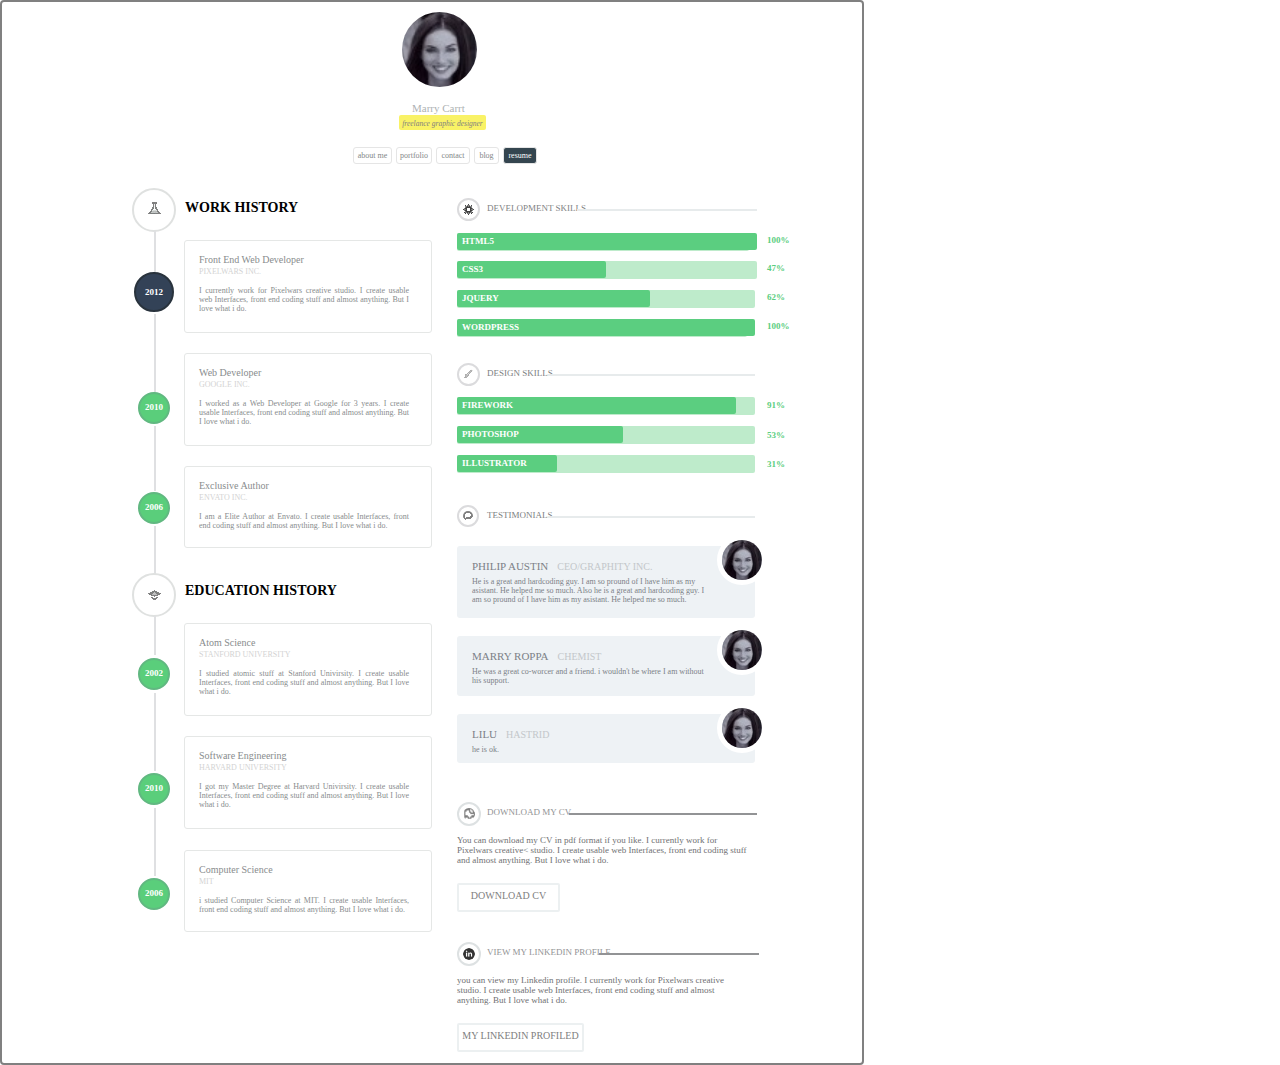
<file: Hello/index.html>
<!DOCTYPE html>
<html lang="en">
<head>
	<meta charset="UTF-8">
	<title>MyPage</title>
	<link rel="stylesheet" href="style.css">
</head>
<body>
	<div class="elsel">
		<div class="main">
			<div class="face">
				<div class="photo">
					<img src="imgs/face.jpg" alt="">
					<span class="name">Marry Carrt</span>
					<span class="yellow-text"><i><sub>freelance graphic designer</sub></i></span>
				</div>
				<div class="buttons">
					<div class="about">about me</div>
					<div class="por">portfolio</div>
					<div class="contact">contact</div>
					<div class="blog">blog</div>
					<div class="resume">resume</div>
				</div>
			</div>
			<div class="rings">
				<div class="forms">
					<div class="vial"><img src="imgs/vial.png" alt=""></div>
					<div class="stick-1"></div>
					<div class="d2012">2012</div>
					<div class="stick-2"></div>
					<div class="d2010">2010</div>
					<div class="stick-3"></div>
					<div class="d2006"><span>2006</span></div>
					<div class="stick-4"></div>
					<div class="hat"><img src="imgs/hat.png" alt=""></div>
					<div class="stick-5"></div>
					<div class="d2002">2002</div>
					<div class="stick-6"></div>
					<div class="d2010-2"><span>2010</span></div>
					<div class="stick-7"></div>
					<div class="d2006-2"><span>2006</span></div>
				</div>
			</div>
			<div class="text-work">
				<div class="text">
					<span>WORK HISTORY</span>
				</div>
			</div>
			<div class="frontEnd">
				<div class="help1">
					<span class="head">Front End Web Developer</span>
					<span class="under-head">PIXELWARS INC.</span>
					<span class="general-text">I currently work for Pixelwars creative studio. I create usable web Interfaces, front end coding stuff and almost anything. But I love what i do.</span>
				</div>
			</div>
			<div class="webDev">
				<div class="help1">
					<span class="head">Web Developer</span>
					<span class="under-head">GOOGLE INC.</span>
					<span class="general-text">I worked as a Web Developer at Google for 3 years. I create usable Interfaces, front end coding stuff and almost anything. But I love what i do.</span>
				</div>
			</div>
			<div class="Exc">
				<div class="help1">
					<span class="head">Exclusive Author</span>
					<span class="under-head">ENVATO INC.</span>
					<span class="general-text">I am a Elite Author at Envato. I create usable Interfaces, front end coding stuff and almost anything. But I love what i do.</span>
				</div>
			</div>
			<div class="text-education">
				<div class="text">
					<span>EDUCATION HISTORY</span>
				</div>
			</div>
			<div class="atom">
				<div class="help1">
					<span class="head">Atom Science</span>
					<span class="under-head">STANFORD UNIVERSITY</span>
					<span class="general-text">I studied atomic stuff at Stanford Univirsity. I create usable Interfaces, front end coding stuff and almost anything. But I love what i do.</span>
				</div>
			</div>
			<div class="soft">
				<div class="help1">
					<span class="head">Software Engineering</span>
					<span class="under-head">HARVARD UNIVERSITY</span>
					<span class="general-text">I got my Master Degree at Harvard Univirsity. I create usable Interfaces, front end coding stuff and almost anything. But I love what i do.</span>
				</div>
			</div>
			<div class="comp">
				<div class="help1">
					<span class="head">Computer Science</span>
					<span class="under-head">MIT</span>
					<span class="general-text">i studied Computer Science at MIT. I create usable Interfaces, front end coding stuff and almost anything. But I love what i do.</span>
				</div>
			</div>
			<div class="devSkills">
				<div class="help2">
					<img src="imgs/settings.png" alt="">
					<span>DEVELOPMENT SKILLS</span>
					<div></div>
				</div>
				<div class="bars">
					<div class="bar1"><div class="inside1">HTML5</div></div><span class="full">100%</span>
					<div class="bar2"><div class="inside2">CSS3</div></div><span class="fourty7">47%</span>
					<div class="bar3"><div class="inside3">JQUERY</div></div><span class="sixty2">62%</span>
					<div class="bar4"><div class="inside4">WORDPRESS</div></div><span class="full2">100%</span>
				</div>
			</div>
			<div class="desSkills">
				<div class="help3">
					<img src="imgs/brush.png" alt="">
					<span>DESIGN SKILLS</span>
					<div></div>
				</div>
				<div class="bars-three">
					<div class="cross1"><div class="internal1">FIREWORK</div></div><span class="ninty1">91%</span>
					<div class="cross2"><div class="internal2">PHOTOSHOP</div></div><span class="fiftyy7">53%</span>
					<div class="cross3"><div class="internal3">ILLUSTRATOR</div></div><span class="thirty1">31%</span>
				</div>
			</div>
			<div class="test">
				<div class="help4">
					<img src="imgs/recall.png" alt="">
					<span>TESTIMONIALS</span>
					<div></div>
				</div>
			</div>
			<div class="phil">
				<div class="sup">
					<div class="grey-phil" style="height: 72px;">
						<span class="phil-name">PHILIP AUSTIN</span>
						<span class="dop-text">CEO/GRAPHITY INC.</span>
						<div class="gen-text">He is a great and hardcoding guy. I am so pround of I have him as my<br> asistant. He helped me so much. Also he is a great and hardcoding guy. I<br> am so pround of I have him as my asistant. He helped me so much.</div>
					</div>
				</div>
				<div class="img-phil"><img src="imgs/face.jpg" alt=""></div>
			</div>
			<div class="cary">
				<div class="sup">
					<div class="grey-phil" style="height: 60px;">
						<span class="phil-name">MARRY ROPPA</span>
						<span class="dop-text">CHEMIST</span>
						<div class="gen-text">He was a great co-worcer and a friend. i wouldn't be where I am without<br> his support.</div>
					</div>
				</div>
				<div class="img-phil"><img src="imgs/face.jpg" alt=""></div>
			</div>
			<div class="jason">
				<div class="sup">
					<div class="grey-phil" style="height: 49px;">
						<span class="phil-name">LILU</span>
						<span class="dop-text">HASTRID</span>
						<div class="gen-text">he is ok.</div>
					</div>
				</div>
				<div class="img-phil"><img src="imgs/face.jpg" alt=""></div>
			</div>
			<div class="down">
				<div class="download">
					<img src="imgs/download.png" alt="">
					<div id="header">DOWNLOAD MY CV</div>
					<div class="block"></div>
					<div id="sp-text">You can download my CV in pdf format if you like. I currently work for Pixelwars creative< studio. I create usable web Interfaces, front end coding stuff and almost anything. But I love what i do.</div>
					<div id="but">DOWNLOAD CV</div>
				</div>
			</div>
			<div class="view">
				<div class="download">
					<img src="imgs/in.png" alt="">
					<div id="header">VIEW MY LINKEDIN PROFILE</div>
					<div class="block" style="width: 160px; left: 142px;"></div>
					<div id="sp-text">you can view my Linkedin profile. I currently work for Pixelwars creative studio. I create usable web Interfaces, front end coding stuff and almost anything. But I love what i do.</div>
					<div id="but" style="width: 123px;">MY LINKEDIN PROFILED</div>
				</div>
			</div>
		</div>
	</div>
</body>
</html>
</file>
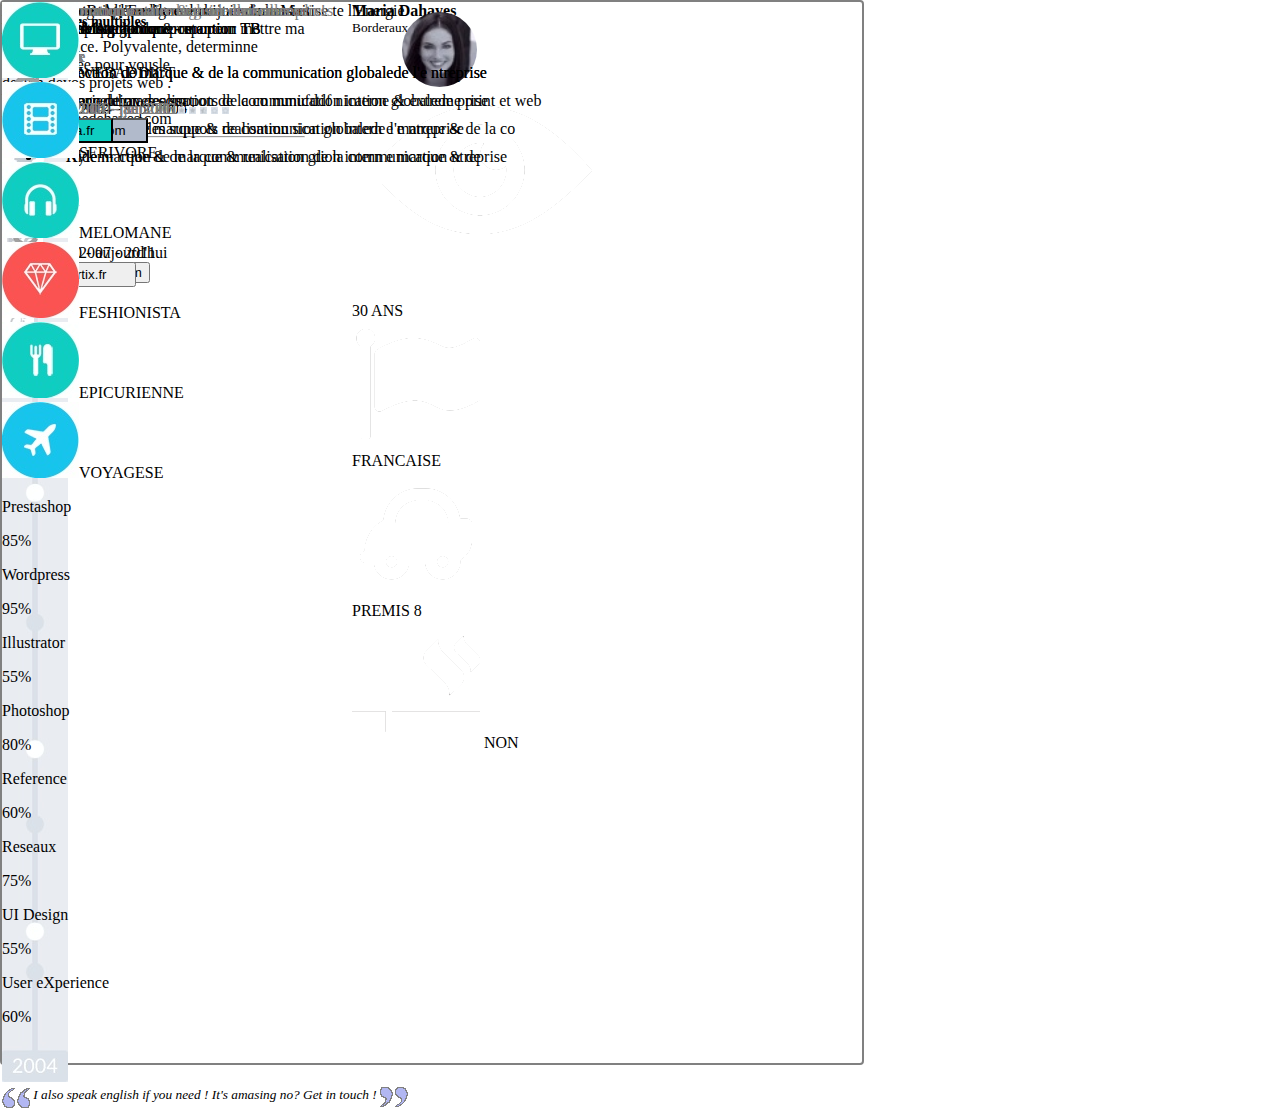
<file: Hello/hello.html>
<!DOCTYPE html>
<html lang="en">
<head>
	<meta charset="UTF-8">
	<title>Page</title>
	<link rel="stylesheet" href="style.css">
</head>
<body>
	<div class="main">
		<div class="face">
			<div class="photo"><img id="photo" src="imgs/photo.jpg" style="border-radius: 50%;"></div>
			<div class="name"><b>Maria Dahayes</b><br><span><sup> Borderaux (33)</sup></span></div>
			<div class="blue">
				<img class="eye" src="imgs/eye.png">
				<span>30 ANS</span>
			</div>
			<div class="red">
				<img class="flag" src="imgs/flag.png">
				<span>FRANCAISE</span>
			</div>
			<div class="green">
				<img class="car" src="imgs/car.png">
				<span>PREMIS 8</span>
			</div>
			<div class="dark">
				<img class="sigarete" src="imgs/sigarete.png">
				<span>NON</span>
			</div>
		</div>
		<div class="direct">
			<div class="header">
				<div><span>Directrice artistique web</span>
					<div class="text">Je suis a la recherche  dun poste  pour  mettre ma<br>
				<span style="color: black;">creativite</span> a votte service. Polyvalente, determinne<br> et aux <span>competences multiples</span>, jecree pour vousle<br>design devos projets web <span style="color: black;">avec amour</span>.</div>
				</div>
			</div>
			<div class="sites">
				<div>bonjour@mariedehayes.com
					<div class="site-red">www.marijhedehayes.com</div>
					<hr>
				</div>
			</div>
			<div class="social social-bird">
				<img src="imgs/bird.jpg" alt="">
			</div>
			<div class="social social-ball">
				<img src="imgs/ball.jpg" alt="">
			</div>
			<div class="social social-b">
				<img src="imgs/b.jpg" alt="">
			</div>
			<div class="social social-camera">
				<img src="imgs/camera.jpg" alt="">
			</div>
			<div class="social social-drop">
				<img src="imgs/drop.jpg" alt="">
			</div>
			<div class="social social-n">
				<img src="imgs/n.jpg" alt="">
			</div>
		</div>
		<div class="secret">
			<div class="top-secret-cortix"><span id="bold-text">Secret Velvet</span><span id="grey-text">Boutique ligne de bijoux fantaisies</span><br><span id="blue-text">Chef d' entreprise ecommerce</span></div>
			<div class="list">
				<ul class="list-secret-cortix">
					<li><img src="imgs/checkmark.png" alt="">Gection de marque & de la communication globalede l'e ntreprise</li>
					<li><img src="imgs/checkmark.png" alt="">Degn de ma realisation de la co mmufddf nication globalede prise</li>
					<li><img src="imgs/checkmark.png" alt="">Liberies n de marque & realisation sion globalede l'e ntreprise</li>
					<li><img src="imgs/checkmark.png" alt="">Kylemr ction de marque & realisation de la communication  ntreprise</li>
				</ul>
			</div>
			<div class="bottom-secret-cortix">
				<div class="bottom-left-s-c"><img src="imgs/map.png" alt=""><span>Bordeaux</span></div>
				<div class="bottom-reload"><img src="imgs/reload.png" alt=""><span>2010 - aujourd'hui</span></div>
				<div class="button"><input type="submit" value="www.secretvelvet.com"></div>
			</div>
		</div>
		<div class="cortix">
			<div class="top-secret-cortix"><span id="bold-text">Cortix</span><span id="grey-text" style="left: 45px;">Agence web</span><br><span id="blue-text">Directice atistique junior</span></div>
			<div class="list">
				<ul class="list-secret-cortix">
					<li><img src="imgs/checkmark.png" alt="">Gection de marque & de la communication globalede l'e ntreprise</li>
					<li><img src="imgs/checkmark.png" alt="">Conception des suppots de communication interne & extreme print et web</li>
					<li><img src="imgs/checkmark.png" alt="">Conception des suppots de communication intern e marque & de la co</li>
					<li><img src="imgs/checkmark.png" alt="">Alde marque & de la communication gtion intern e marque & de </li>
				</ul>
			</div>
			<div class="bottom-secret-cortix">
				<div class="bottom-left-s-c"><img src="imgs/map.png" alt=""><span>Merignac</span></div>
				<div class="bottom-reload"><img src="imgs/reload.png" alt=""><span>juin 2007 - 2011</span></div>
				<div class="button"><input type="submit" value="www.cortix.fr" style="padding: 3px 27px;"></div>
			</div>
		</div>
		<div class="ademe">
			<div class="top-secret-cortix"><span id="bold-text">Ademe</span><span id="grey-text" style="left: 50px;">Agence de l'Environnement et de la Maitise te l'Energie</span><br><span id="blue-text">Webdesigner</span></div>
			<div class="bottom-secret-cortix">
				<div class="bottom-left-s-c" style="top: 40px;"><img src="imgs/map.png" alt=""><span>Borderaux</span></div>
				<div class="bottom-reload" style="top: 40px;"><img src="imgs/reload.png" alt=""><span>jan 2005 - jan 2006</span></div>
				<div class="button"><input type="submit" value="www.ademe.fr" style="padding: 3px 25px; top: 45px; background: #B1BACB;"></div>
			</div>
		</div>
		<div class="impec">
			<div class="top-secret-cortix"><span id="bold-text">Impec Toognga</span><span id="grey-text" style="left: 90px;">Agence de communication</span><br><span id="blue-text">Graphiste</span></div>
			<div class="bottom-secret-cortix">
				<div class="bottom-left-s-c" style="top: 40px;"><img src="imgs/map.png" alt=""><span>Cenon</span></div>
				<div class="bottom-reload" style="top: 40px;"><img src="imgs/reload.png" alt=""><span>sept 2004 - sept 2005</span></div>
				<div class="button"><input type="submit" value="www.toonga.com" style="padding: 3px 20px; top: 45px; background: #B1BACB;"></div>
			</div>
		</div>
		<div class="yelp">
			<div class="top-secret-cortix"><span id="bold-text">Yelp !</span><span id="grey-text" style="left: 40px; color: grey;">Site communicataire & guide de bones adress</span><br><span id="blue-text">Ambassadrise Aquitaine & reporter</span></div>
			<div class="bottom-secret-cortix">
				<div class="bottom-left-s-c" style="top: 40px;"><img src="imgs/map.png" alt=""><span style=" color: grey;">Borderaux</span></div>
				<div class="bottom-reload" style="top: 40px; left: 40px;"><img src="imgs/reload.png" alt=""><span style=" color: grey;">nov 2010 - jan 2011</span></div>
				<div class="button"><input type="submit" value="www.yelp.fr" style="padding: 3px 17px; top: 45px; left: 155px; background: #0FCDC1;"></div>
			</div>
		</div>
		<div class="qoqa">
			<div class="top-secret-cortix"><span id="bold-text">QoQa</span><span id="grey-text" style="left: 40px; color: grey;">Site communicataire high ter numeiller prix!</span><br><span id="blue-text">Community Manager</span></div>
			<div class="bottom-secret-cortix">
				<div class="bottom-left-s-c" style="top: 40px;"><img src="imgs/map.png" alt=""><span style=" color: grey;">Borderaux</span></div>
				<div class="bottom-reload" style="top: 40px; left: 40px;"><img src="imgs/reload.png" alt=""><span style=" color: grey;">oct 2010 - mars 2011</span></div>
				<div class="button"><input type="submit" value="www.qoqa.fr" style="padding: 3px 17px; top: 45px; left: 155px; background: #0FCDC1;"></div>
			</div>
		</div>
		<div class="cefire">
			<div class="top-secret-cortix"><span id="bold-text">CEFIRE</span><span id="grey-text" style="left: 45px; color: grey;">Formation enatternace sur deux annes</span><br><span id="blue-text">Diplome endeis graphique - mantion TB</span></div>
			<div class="bottom-secret-cortix">
				<div class="bottom-left-s-c" style="top: 35px;"><img src="imgs/map.png" alt=""><span style=" color: grey;">Merigance</span>
				</div>
				<div class="bottom-reload" style="top: 35px; left: 40px;"><img src="imgs/reload.png" alt=""><span style=" color: grey;">jan 2004 - jan 2006</span>

					<img src="imgs/star-full.jpg" style="width: 7px;" alt="">
					<img src="imgs/star-full.jpg" style="width: 7px;"alt="">
					<img src="imgs/star-full.jpg" style="width: 7px;"alt="">
					<img src="imgs/star-full.jpg" style="width: 7px;"alt="">
					<img src="imgs/star-half.jpg" style="width: 7px;"alt="">
				</div>
			</div>
		</div>
		<div class="ecole">
			<div class="top-secret-cortix"><span id="bold-text">CEFIRE</span><span id="grey-text" style="left: 45px; color: grey;">Formation enatternace sur deux annes</span><br><span id="blue-text">Diplome endeis graphique - mantion TB</span></div>
			<div class="bottom-secret-cortix">
				<div class="bottom-left-s-c" style="top: 35px;"><img src="imgs/map.png" alt=""><span style=" color: grey;">Merigance</span>
				</div>
				<div class="bottom-reload" style="top: 35px; left: 40px;"><img src="imgs/reload.png" alt=""><span style=" color: grey;">jan 2004 - jan 2006</span>

					<img src="imgs/star-full.jpg" style="width: 7px;"alt="">
					<img src="imgs/star-full.jpg" style="width: 7px;"alt="">
					<img src="imgs/star-half.jpg" style="width: 7px;"alt="">
					<img src="imgs/star-empty.jpg" style="width: 7px;"alt="">
					<img src="imgs/star-empty.jpg" style="width: 7px;"alt="">
				</div>
			</div>
		</div>
		<div class="icons" style="font-family: Calibri;">
			<div class="tv"><img src="imgs/tv.jpg" alt=""><span>WEBADDICT</span></div>
			<div class="pl"><img src="imgs/pl.jpg" alt=""><span>SERIVORE</span></div>
			<div class="headers"><img src="imgs/headers.jpg" alt=""><span>MELOMANE</span></div>
			<div class="stone"><img src="imgs/stone.jpg" alt=""><span>FESHIONISTA</span></div>
			<div class="things"><img src="imgs/things.jpg" alt=""><span>EPICURIENNE</span></div>
			<div class="plane"><img src="imgs/plane.jpg" alt=""><span>VOYAGESE</span></div>
			
			<div class="bars-1">
				<p class="prestashop" style="width:80%" data-value="85">Prestashop</p>
				<div class="procent-presta">85%</div>
	        	<div class="bar-presta">
	        		<div></div>
	        	</div>
       		 </div>

       		 <div class="bars-2">
				<p class="wordpress" style="width:80%" data-value="95">Wordpress</p>
				<div class="procent-word">95%</div>
	        	<div class="bar-word">
	        		<div></div>
	        	</div>
       		 </div>

       		 <div class="bars-3">
				<p class="illustrator" style="width:80%" data-value="55">Illustrator</p>
				<div class="procent-ill">55%</div>
	        	<div class="bar-ill">
	        		<div></div>
	        	</div>
       		 </div>

       		 <div class="bars-4">
				<p class="photoshop" style="width:80%" data-value="80">Photoshop</p>
				<div class="procent-photo">80%</div>
	        	<div class="bar-photo">
	        		<div></div>
	        	</div>
       		 </div>

       		  <div class="bars-5">
				<p class="ref" style="width:80%" data-value="60">Reference</p>
				<div class="procent-ref">60%</div>
	        	<div class="bar-ref">
	        		<div></div>
	        	</div>
       		 </div>

       		 <div class="bars-6">
				<p class="res" style="width:80%" data-value="75">Reseaux</p>
				<div class="procent-res">75%</div>
	        	<div class="bar-res">
	        		<div></div>
	        	</div>
       		 </div>

       		 <div class="bars-7">
				<p class="ui" style="width:80%" data-value="55">UI Design</p>
				<div class="procent-ui">55%</div>
	        	<div class="bar-ui">
	        		<div></div>
	        	</div>
       		 </div>

       		  <div class="bars-8">
				<p class="user" style="width:80%" data-value="60">User eXperience</p>
				<div class="procent-user">60%</div>
	        	<div class="bar-user">
	        		<div></div>
	        	</div>
       		 </div>
		</div>
		<img class="stick-ver" src="imgs/stick.jpg"></img>
		<div class="stick-gor"></div>
		<div class="footer"><sub><img src="imgs/quotes-1.png"></sub><i><sup>  I also speak english if you need ! It's amasing no? Get in touch ! </sup></i><sub><img src="imgs/quotes-2.png"></sub></div>
	</div>
</body>
</html>
</file>
<file: Hello/style.css>
body {
	padding: 0;
	margin: 0;
}
//////////////////////////// basic settings
.elsel {}

.main {
	position: relative;
	width: 860px;
	height: 1061px;
	border: 2px solid grey;
	border-radius: 4px;
}

.main > div {position: absolute;}

.face {
	left: 350px;
	top: 0;
	height: 160px;
	width: 182px;
}

.rings {
	top: 186px;
	left: 130px;
	width: 45px;
	height: 725px;
}

.text-work {
	top: 186px;
	left: 173px;
	width: 246px;
	height: 40px;
}

.frontEnd {
	top: 238px;
	left: 182px;
	width: 246px;
	height: 91px;
	border: 1px solid #E5E7E6;
	border-radius: 3px;
}

.webDev {
	top: 351px;
	left: 182px;
	width: 246px;
	height: 91px;
	border: 1px solid #E5E7E6;
	border-radius: 3px;
}

.Exc {
	top: 464px;
	left: 182px;
	width: 246px;
	height: 80px;
	border: 1px solid #E5E7E6;
	border-radius: 3px;
}

.text-education {
	top: 569px;
	left: 173px;
	width: 246px;
	height: 40px;
}

.atom {
	top: 621px;
	left: 182px;
	width: 246px;
	height: 91px;
	border: 1px solid #E5E7E6;
	border-radius: 3px;
}

.soft {
	top: 734px;
	left: 182px;
	width: 246px;
	height: 91px;
	border: 1px solid #E5E7E6;
	border-radius: 3px;
}

.comp {
	top: 848px;
	left: 182px;
	width: 246px;
	height: 80px;
	border: 1px solid #E5E7E6;
	border-radius: 3px;
}

.devSkills {
	top: 186px;
	left: 455px;
	width: 335px;
	height: 150px;
}

.desSkills {
	top: 351px;
	left: 455px;
	width: 335px;
	height: 122px;
}

.test {
	top: 503px;
	left: 455px;
	width: 335px;
	height: 24px;
}

.phil {
	top: 535px;
	left: 455px;
	width: 335px;
	height: 79px;
}

.cary {
	top: 625px;
	left: 455px;
	width: 335px;
	height: 66px;
}

.jason {
	top: 703px;
	left: 455px;
	width: 335px;
	height: 55px;
}

.down {
	top: 800px;
	left: 455px;
	width: 335px;
	height: 115px;
}

.view {
	top: 940px;
	left: 455px;
	width: 335px;
	height: 115px;
}
/////////////////////////////

///////////////////////////face
///////////photo 

.photo {position: relative;}

.photo > img {
	position: absolute;
	width: 75px;
	height: 75px;
	border-radius: 50%;
	left: 50px;
	top: 10px;
}

.photo .name {
	position: absolute;
	width: 54px;
	height: 11px;
	left: 60px;
	top: 100px;
	font-size: 11px;
	font-family: Calibri;
	color: #AEB2B3;
}

.photo .yellow-text {
	position: absolute;
	width: 87px;
	height: 15px;
	left: 47px;
	top: 113px;
	font-size: 9px;
	color: grey;
	border-radius: 2px;
	background-color: #F9F266;
	text-align: center;
	vertical-align: middle;
}
///////////

//////////buttons

.buttons {position: relative;}

.buttons .about {
	position: absolute;
	width: 39px;
	height: 17px;
	left: 1px;
	top: 145px;
	border: 1px solid #E5E5E5;
	font-size: 8px;
	text-align: center;
	padding-top: 3px;
	box-sizing: border-box;
	border-radius: 3px;
	color: #838788;
	font-family: Calibri;
}

.por {
	position: absolute;
	width: 36px;
	height: 17px;
	left: 44px;
	top: 145px;
	border: 1px solid #E5E5E5;
	font-size: 8px;
	text-align: center;
	padding-top: 3px;
	box-sizing: border-box;
	border-radius: 3px;
	color: #838788;
	font-family: Calibri;
}

.contact {
	position: absolute;
	width: 34px;
	height: 17px;
	left: 84px;
	top: 145px;
	border: 1px solid #E5E5E5;
	font-size: 8px;
	text-align: center;
	padding-top: 3px;
	box-sizing: border-box;
	border-radius: 3px;
	color: #838788;
	font-family: Calibri;
}

.blog {
	position: absolute;
	width: 25px;
	height: 17px;
	left: 122px;
	top: 145px;
	border: 1px solid #E5E5E5;
	font-size: 8px;
	text-align: center;
	padding-top: 3px;
	box-sizing: border-box;
	border-radius: 3px;
	color: #838788;
	font-family: Calibri;
}

.resume {
	position: absolute;
	width: 34px;
	height: 17px;
	left: 151px;
	top: 145px;
	border: 1px solid #E5E5E5;
	font-size: 8px;
	text-align: center;
	padding-top: 3px;
	box-sizing: border-box;
	border-radius: 3px;
	color: white;
	font-family: Calibri;
	background-color: #34454F;
}

///////////
//////////////////////////////


///////////////////////////////////////rings

.forms {position: relative;}

.forms .vial {
	border: 2px solid #DFE1E0;
	position: absolute;
	border-radius: 50%;
	width: 40px;
	height: 30px;
	text-align: center;
	padding-top: 10px;
}

.stick-1 {
	position: absolute;
	width: 2px;
	height: 42px;
	background: #DFE0E2;
	left: 48%;
	top: 43px;
}

.forms .d2012 {
	border: 2px solid #29333D;
	position: absolute;
	border-radius: 50%;
	width: 36px;
	height: 23px;
	text-align: center;
	padding-top: 13px;
	top: 84px;
	left: 2px;
	background-color: #334257;
	font-size: 9px;
	color: white;
	font-family: Calibri;
	font-weight: bold;
}

.forms .stick-2 {
	position: absolute;
	width: 2px;
	height: 79px;
	background: #DFE0E2;
	left: 48%;
	top: 126px;
}

.forms .d2010 {
	border: 2px solid #61B881;
	position: absolute;
	border-radius: 50%;
	width: 28px;
	height: 20px;
	text-align: center;
	padding-top: 8px;
	top: 204px;
	background-color: #5ACE7B;
	font-size: 9px;
	color: white;
	font-family: Calibri;
	font-weight: bold;
	left: 6px;
}

.forms .stick-3 {
	position: absolute;
	width: 2px;
	height: 65px;
	background: #DFE0E2;
	left: 48%;
	top: 238px;
}

.forms .d2006 {
	border: 2px solid #61B881;
	position: absolute;
	border-radius: 50%;
	width: 28px;
	height: 20px;
	text-align: center;
	padding-top: 8px;
	top: 304px;
	background-color: #5ACE7B;
	font-size: 9px;
	color: white;
	font-family: Calibri;
	font-weight: bold;
	left: 6px;
}

.forms .d2006 > span {
	z-index: 10;
	position: relative;
}

.forms .stick-4 {
	position: absolute;
	width: 2px;
	height: 48px;
	background: #DFE0E2;
	left: 48%;
	top: 338px;
}

.forms .hat {
	border: 2px solid #DFE1E0;
	position: absolute;
	border-radius: 50%;
	width: 40px;
	height: 27px;
	text-align: center;
	padding-top: 13px;
	top: 385px;
}

.forms .stick-5 {
	position: absolute;
	width: 2px;
	height: 39px;
	background: #DFE0E2;
	left: 48%;
	top: 428px;
}

.forms .d2002 {
	border: 2px solid #61B881;
	position: absolute;
	border-radius: 50%;
	width: 28px;
	height: 20px;
	text-align: center;
	padding-top: 8px;
	top: 470px;
	background-color: #5ACE7B;
	font-size: 9px;
	color: white;
	font-family: Calibri;
	font-weight: bold;
	left: 6px;
}

.forms .stick-6 {
	position: absolute;
	width: 2px;
	height: 78px;
	background: #DFE0E2;
	left: 48%;
	top: 505px;
}

.forms .d2010-2 {
	border: 2px solid #61B881;
	position: absolute;
	border-radius: 50%;
	width: 28px;
	height: 20px;
	text-align: center;
	padding-top: 8px;
	top: 585px;
	background-color: #5ACE7B;
	font-size: 9px;
	color: white;
	font-family: Calibri;
	font-weight: bold;
	left: 6px;
}
.forms .d2010-2 > span {
	z-index: 10;
	position: relative;
}

.forms .stick-7 {
	position: absolute;
	width: 2px;
	height: 68px;
	background: #DFE0E2;
	left: 48%;
	top: 620px;
}

.forms .d2006-2 {
	border: 2px solid #61B881;
	position: absolute;
	border-radius: 50%;
	width: 28px;
	height: 20px;
	text-align: center;
	padding-top: 8px;
	top: 690px;
	background-color: #5ACE7B;
	font-size: 9px;
	color: white;
	font-family: Calibri;
	font-weight: bold;
	left: 6px;
}
.forms .d2006-2 > span {
	z-index: 10;
	position: relative;
}

////////////////////////////////////////


////////////////////////////////////TEXT-WORK 

.text {position: relative;}

.text > span {
	position: absolute;
	left: 10px;
	top: 12px;
	font-family: Calibri;
	font-size: 14px;
	font-weight: bold;
}

//////////////////////////////////////

/////////////////////////////////////frontEnd + WEBDEV

.help1 {position: relative;}

.head {
	position: absolute;
	font-size: 10px;
	font-family: Calibri;
	left: 14px;
	top: 13px;
	color: #888C8D;
}

.under-head {
	position: absolute;
	font-size: 8px;
	font-family: Calibri;
	left: 14px;
	top: 26px;
	color: lightgrey;
}

.general-text {
	position: absolute;
	font-size: 8px;
	font-family: Calibri;
	left: 14px;
	top: 45px;
	color: #888C8D;
	width: 210px;
	text-align: justify;
}

////////////////////////////////////

////////////////////////////////////devSkills
//////////////////////////////////*/img /+ header + line*/

.help2 {position: relative;}

.help2 > img {
	position: absolute;
	left: 0;
	top: 10px;
	border-radius: 50%;
	border: 2px solid #DBDBDD;
	padding: 4px;
}

.help2 > span {
	position: absolute;
	left: 30px;
	top: 15px;
	font-family: Calibri;
	font-size: 9px;
	color: #7F8384;
}

.help2 > div {
	position: absolute;
	width: 180px;
	height: 2px;
	left: 120px;
	top: 21px;
	background-color: #E7EBEC;
}
////////////////////////

//////////////////////bars

.bars {	position: relative;} 

.bar1 {
	position: absolute;
	width: 292px;
	height: 18px;
	top: 45px;
	background-color: #BEEBCB;
	border-radius: 2px;
}

.inside1 {
	width: 100%;
	height: 11px;
	background-color: #5BCE80;
	font-size: 9px;
	font-weight: bold;
	font-family: Calibri;
	color: white;
	padding: 3px;
	border-radius: 2px;
	padding-left: 5px;
}

.full {
	position: absolute;
	left: 310px;
	top: 47px;
	font-size: 9px;
	font-weight: bold;
	font-family: Calibri;
	color: #5BCE80;
}

.bar2 {
	position: absolute;
	width: 300px;
	height: 18px;
	top: 73px;
	background-color: #BEEBCB;
	border-radius: 2px;
}

.inside2 {
	width: 47%;
	height: 11px;
	background-color: #5BCE80;
	font-size: 9px;
	font-weight: bold;
	font-family: Calibri;
	color: white;
	padding: 3px;
	border-radius: 2px;
	padding-left: 5px;
}

.fourty7 {
	position: absolute;
	left: 310px;
	top: 75px;
	font-size: 9px;
	font-weight: bold;
	font-family: Calibri;
	color: #5BCE80;
}

.bar3 {
	position: absolute;
	width: 298px;
	height: 18px;
	top: 102px;
	background-color: #BEEBCB;
	border-radius: 2px;
}

.inside3 {
	width: 62%;
	height: 11px;
	background-color: #5BCE80;
	font-size: 9px;
	font-weight: bold;
	font-family: Calibri;
	color: white;
	padding: 3px;
	border-radius: 2px;
	padding-left: 5px;
}

.sixty2 {
	position: absolute;
	left: 310px;
	top: 104px;
	font-size: 9px;
	font-weight: bold;
	font-family: Calibri;
	color: #5BCE80;
}

.bar4 {
	position: absolute;
	width: 290px;
	height: 18px;
	top: 131px;
	background-color: #BEEBCB;
	border-radius: 2px;
}

.inside4 {
	width: 100%;
	height: 11px;
	background-color: #5BCE80;
	font-size: 9px;
	font-weight: bold;
	font-family: Calibri;
	color: white;
	padding: 3px;
	border-radius: 2px;
	padding-left: 5px;
}

.full2 {
	position: absolute;
	left: 310px;
	top: 133px;
	font-size: 9px;
	font-weight: bold;
	font-family: Calibri;
	color: #5BCE80;
}

/////////////////////////
////////////////////////////////////////////


/////////////////////////////////////////design skills
////////////////////////////////*img header + line*/
.help3 {position: relative;}

.help3 > img {
	position: absolute;
	left: 0;
	top: 10px;
	border-radius: 50%;
	border: 2px solid #DBDBDD;
	padding: 4px;
}

.help3 > span {
	position: absolute;
	left: 30px;
	top: 15px;
	font-family: Calibri;
	font-size: 9px;
	color: #7C807F;
}

.help3 > div {
	position: absolute;
	width: 207px;
	height: 2px;
	left: 91px;
	top: 21px;
	background-color: #E7EBEC;
}
//////////////////

///////////////////bars three things

.bars-three {position: relative;}

.bars-three .cross1 {
	position: absolute;
	width: 298px;
	height: 18px;
	top: 44px;
	background-color: #BEEBCB;
	border-radius: 2px;
}

.bars-three .internal1 {
	width: 91%;
	height: 11px;
	background-color: #5BCE80;
	font-size: 9px;
	font-weight: bold;
	font-family: Calibri;
	color: white;
	padding: 3px;
	border-radius: 2px;
	padding-left: 5px;
}

.bars-three .ninty1 {
	position: absolute;
	left: 310px;
	top: 47px;
	font-size: 9px;
	font-weight: bold;
	font-family: Calibri;
	color: #5BCE80;
}

.bars-three .cross2 {
	position: absolute;
	width: 298px;
	height: 18px;
	top: 73px;
	background-color: #BEEBCB;
	border-radius: 2px;
}

.bars-three .internal2 {
	width: 53%;
	height: 11px;
	background-color: #5BCE80;
	font-size: 9px;
	font-weight: bold;
	font-family: Calibri;
	color: white;
	padding: 3px;
	border-radius: 2px;
	padding-left: 5px;
}

.bars-three .fiftyy7 {
	position: absolute;
	left: 310px;
	top: 77px;
	font-size: 9px;
	font-weight: bold;
	font-family: Calibri;
	color: #5BCE80;
}

.bars-three .cross3 {
	position: absolute;
	width: 298px;
	height: 18px;
	top: 102px;
	background-color: #BEEBCB;
	border-radius: 2px;
}

.bars-three .internal3 {
	width: 31%;
	height: 11px;
	background-color: #5BCE80;
	font-size: 9px;
	font-weight: bold;
	font-family: Calibri;
	color: white;
	padding: 3px;
	border-radius: 2px;
	padding-left: 5px;
}

.bars-three .thirty1 {
	position: absolute;
	left: 310px;
	top: 106px;
	font-size: 9px;
	font-weight: bold;
	font-family: Calibri;
	color: #5BCE80;
}

///////////////////////////
//////////////////////////////////////////

//////////////////////////////////testimonials

.help4 {position: relative;}

.help4 > img {
	position: absolute;
	left: 0;
	border-radius: 50%;
	border: 2px solid #DBDBDD;
	padding: 4px;
}

.help4 > span {
	position: absolute;
	left: 30px;
	font-family: Calibri;
	font-size: 9px;
	top: 5px;
	color: #7C807F;
}

.help4 > div {
	position: absolute;
	width: 207px;
	height: 2px;
	left: 91px;
	top:11px;
	background-color: #E7EBEC;
}

///////////////////////////////////////


/////////////////////////////////creating boys

.sup {position: relative;}

.grey-phil {
	position: absolute;
	left: 0;
	top: 9px;
	background-color: #EEF2F5;
	width: 298px;
	height: 70px;
	border-radius: 3px;
}

.phil-name {
	position: relative;
	top: 10px;
	font-family: Calibri;
	font-size: 11px;
	padding-left: 15px;
	color: #7C8187;
}

.dop-text {
	position: relative;
	top: 10px;
	font-family: Calibri;
	font-size: 10px;
	padding-left: 5px;
	color: #C3C7CA;
}

.gen-text {
	position: relative;
	top: 8px;
	padding-top: 5px;
	font-family: Calibri;
	font-size: 8px;
	color: #7C8187;
	padding-left: 15px;
}

.img-phil {position: relative;}

.img-phil > img {
	position: absolute;
	left: 260px;
	border-radius: 50%;
	width: 40px;
	height: 40px;
	border: 5px solid white;
	top: -2px;
}
///////////////////////////////

///////////////////////////////download 

.download {position: relative;}

.download > img {
	position: absolute;
	border: 2px solid #DDE1E2;
	border-radius: 50%;
	width: 12px;
	height: 12px;
	padding: 4px;
}

.download #header {
	position: absolute;
	left: 30px;
	font-size: 9px;
	font-family: Calibri;
	top: 5px;
	color: #929395;
}

.block {
	position: absolute;
	left: 112px;
	top: 11px;
	width: 188px;
	height: 2px;
	background-color:  #929395;
}

#sp-text {
	position: absolute;
	top: 33px;
	font-family: Calibri;
	font-size: 9px;
	color: #6F7072;
	width: 290px;
}

#but {
	position: absolute;
	top: 81px;
	border: 2px solid #ECF0F1;
	font-family: Calibri;
	font-size: 10px;
	width: 99px;
	height: 20px;
	border-radius: 2px;
	color: #808080;
	text-align: center;
	padding-top: 5px;
}

//////////////////////////////////
</file>
